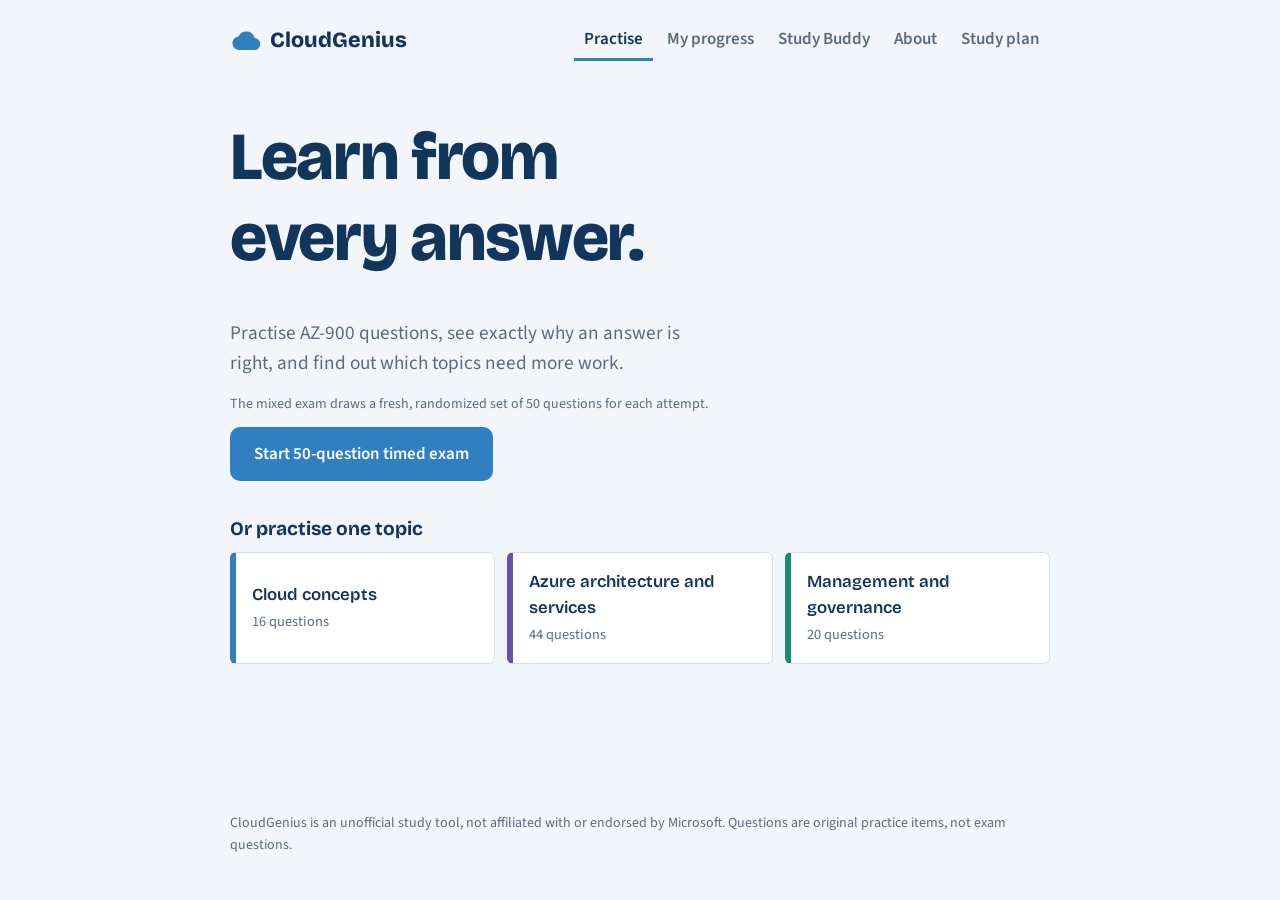
<file: index.html>
<!DOCTYPE html>
<html lang="en">
<head>
    <meta charset="UTF-8">
    <meta name="viewport" content="width=device-width, initial-scale=1.0">
    <meta name="description" content="CloudGenius: unofficial AZ-900 practice quizzes with explanations and topic mastery.">
    <title>CloudGenius – Practise AZ-900</title>
    <link rel="icon" href="cloud.svg" type="image/svg+xml">
    <link rel="preconnect" href="https://fonts.googleapis.com">
    <link rel="preconnect" href="https://fonts.gstatic.com" crossorigin>
    <link href="https://fonts.googleapis.com/css2?family=Bricolage+Grotesque:opsz,wght@12..96,600;12..96,800&family=Source+Sans+3:wght@400;600&display=swap" rel="stylesheet">
    <link rel="stylesheet" href="css/style.css">
    <script src="js/logic.js" defer></script>
    <script src="js/storage.js" defer></script>
    <script src="js/data.js" defer></script>
    <script src="js/ui.js" defer></script>
    <script src="js/quiz.js" defer></script>
</head>
<body>
    <header class="site-header">
        <a class="brand" href="index.html">
            <img src="cloud.svg" alt="" width="32" height="32">
            CloudGenius
        </a>
        <nav aria-label="Main">
            <a href="index.html" aria-current="page">Practise</a>
            <a href="dashboard.html">My progress</a>
            <a href="study-buddy.html">Study Buddy</a>
            <a href="about.html">About</a>
            <a href="planner.html">Study plan</a>
        </nav>
    </header>

    <main class="site-main">
        <!-- Section 1: choose a quiz -->
        <section id="start-section" aria-labelledby="start-heading">
            <h1 id="start-heading" class="hero-title">Learn from every answer.</h1>
            <p class="lede">Practise AZ-900 questions, see exactly why an answer is right, and find out which topics need more work.</p>
            <p class="fine-print">The mixed exam draws a fresh, randomized set of 50 questions for each attempt.</p>
            <p id="status" class="status" role="status">Loading questions…</p>
            <div id="quiz-choices" class="quiz-choices"></div>
        </section>

        <!-- Section 2: the quiz -->
        <section id="quiz-section" class="card" aria-labelledby="question-text" hidden>
            <div class="quiz-meta">
                <span id="quiz-title"></span>
                <span id="quiz-progress"></span>
                <div class="quiz-timer-group">
                    <span id="quiz-timer" class="quiz-timer" role="timer" aria-live="off">Time left: 1:45:00</span>
                    <button type="button" id="pause-btn" class="btn btn-secondary btn-pause" hidden>Pause</button>
                </div>
            </div>
            <div class="progress-track" aria-hidden="true"><div id="progress-fill"></div></div>

            <p id="question-topic" class="question-topic"></p>
            <form id="answer-form" novalidate>
                <fieldset>
                    <legend id="question-text" class="question-text"></legend>
                    <div id="options" class="options"></div>
                </fieldset>
                <p id="error-message" class="error-message" role="alert" aria-live="polite"></p>
                <button type="submit" id="check-btn" class="btn btn-primary btn-wide">Check answer</button>
            </form>

            <div id="feedback" class="feedback" aria-live="polite" hidden></div>
            <button type="button" id="next-btn" class="btn btn-primary btn-wide" hidden>Next question</button>
        </section>

        <!-- Section 3: results -->
        <section id="results-section" class="card" aria-labelledby="results-heading" hidden>
            <h2 id="results-heading">Your practice results</h2>
            <p id="score" class="score"></p>
            <p id="score-text"></p>
            <h3>This quiz by topic</h3>
            <div id="topic-results"></div>
            <h3>What to do next</h3>
            <div id="next-step"></div>
            <div class="actions">
                <button type="button" id="retry-btn" class="btn btn-secondary">Retake this quiz</button>
                <a href="dashboard.html" class="btn btn-secondary">View my progress</a>
                <button type="button" id="home-btn" class="btn btn-secondary">Choose another quiz</button>
            </div>
        </section>
    </main>

    <footer class="site-footer">
        <p>CloudGenius is an unofficial study tool, not affiliated with or endorsed by Microsoft. Questions are original practice items, not exam questions.</p>
    </footer>
</body>
</html>
</file>
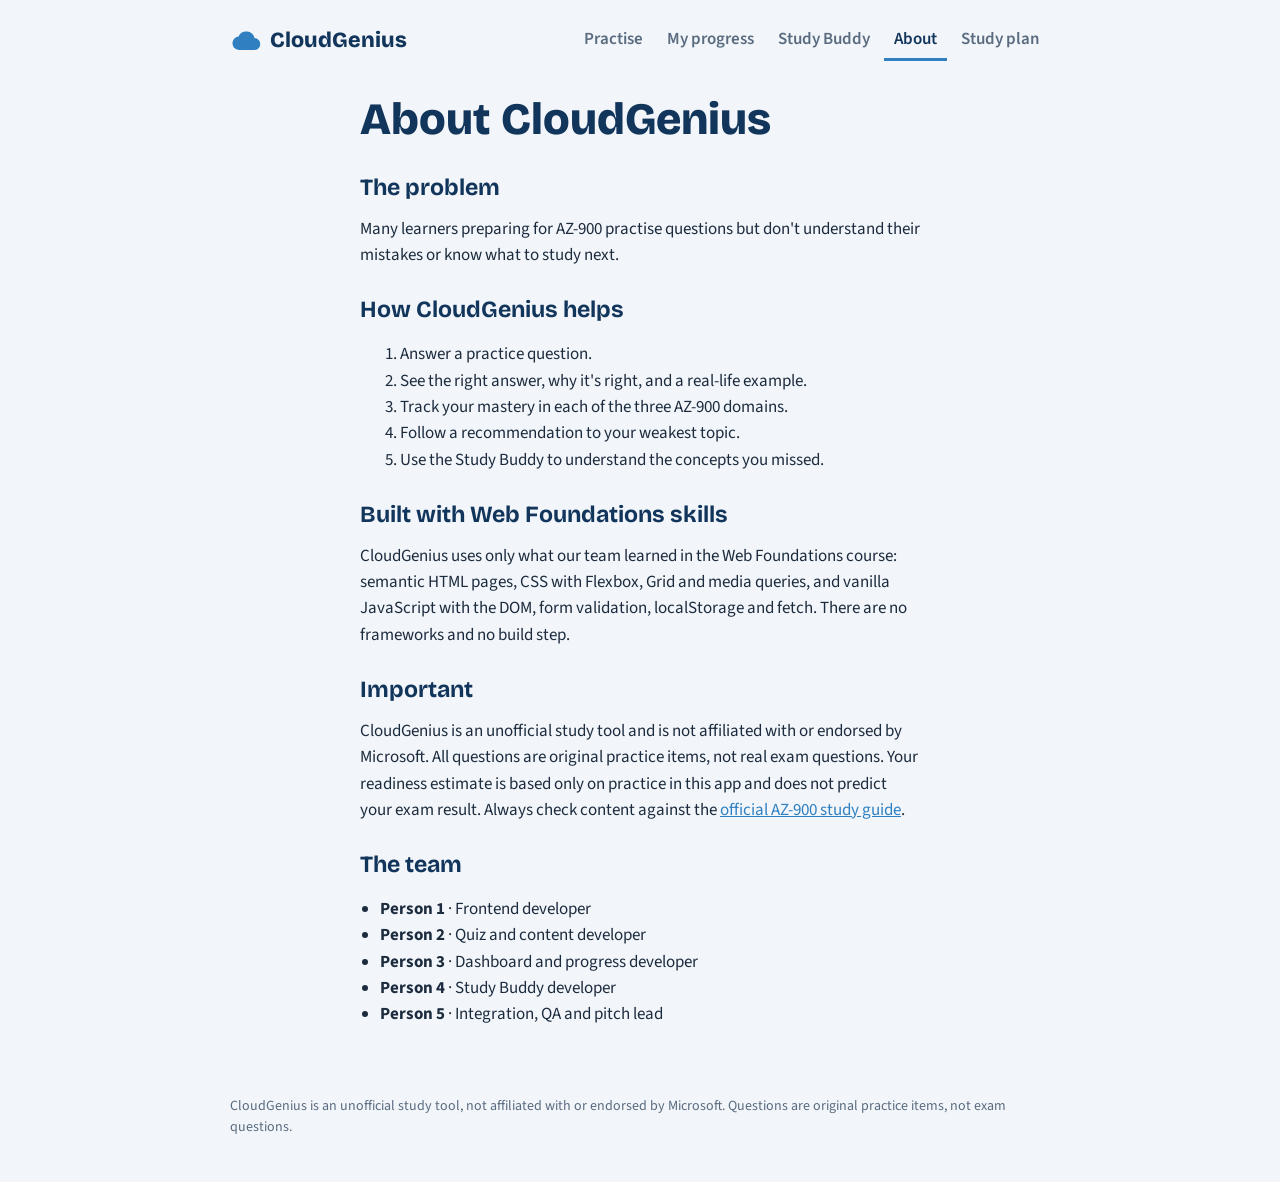
<file: about.html>
<!DOCTYPE html>
<html lang="en">
<head>
    <meta charset="UTF-8">
    <meta name="viewport" content="width=device-width, initial-scale=1.0">
    <link rel="icon" href="cloud.svg" type="image/svg+xml">
    <link rel="preconnect" href="https://fonts.googleapis.com">
    <link rel="preconnect" href="https://fonts.gstatic.com" crossorigin>
    <link href="https://fonts.googleapis.com/css2?family=Bricolage+Grotesque:opsz,wght@12..96,600;12..96,800&family=Source+Sans+3:wght@400;600&display=swap" rel="stylesheet">
    <link rel="stylesheet" href="css/style.css">
    <title>About – CloudGenius</title>
</head>
<body>
    <header class="site-header">
        <a class="brand" href="index.html">
            <img src="cloud.svg" alt="" width="32" height="32">
            CloudGenius
        </a>
        <nav aria-label="Main">
            <a href="index.html">Practise</a>
            <a href="dashboard.html">My progress</a>
            <a href="study-buddy.html">Study Buddy</a>
            <a href="about.html" aria-current="page">About</a>
            <a href="planner.html">Study plan</a>
        </nav>
    </header>

    <main class="site-main prose">
        <h1 class="page-title">About CloudGenius</h1>

        <section>
            <h2>The problem</h2>
            <p>Many learners preparing for AZ-900 practise questions but don't understand their mistakes or know what to study next.</p>
        </section>

        <section>
            <h2>How CloudGenius helps</h2>
            <ol>
                <li>Answer a practice question.</li>
                <li>See the right answer, why it's right, and a real-life example.</li>
                <li>Track your mastery in each of the three AZ-900 domains.</li>
                <li>Follow a recommendation to your weakest topic.</li>
                <li>Use the Study Buddy to understand the concepts you missed.</li>
            </ol>
        </section>

        <section>
            <h2>Built with Web Foundations skills</h2>
            <p>CloudGenius uses only what our team learned in the Web Foundations course: semantic HTML pages, CSS with Flexbox, Grid and media queries, and vanilla JavaScript with the DOM, form validation, localStorage and fetch. There are no frameworks and no build step.</p>
        </section>

        <section>
            <h2>Important</h2>
            <p>CloudGenius is an unofficial study tool and is not affiliated with or endorsed by Microsoft. All questions are original practice items, not real exam questions. Your readiness estimate is based only on practice in this app and does not predict your exam result. Always check content against the <a href="https://learn.microsoft.com/credentials/certifications/resources/study-guides/az-900">official AZ-900 study guide</a>.</p>
        </section>

        <section>
            <h2>The team</h2>
            <ul class="team">
                <li><strong>Person 1</strong> · Frontend developer</li>
                <li><strong>Person 2</strong> · Quiz and content developer</li>
                <li><strong>Person 3</strong> · Dashboard and progress developer</li>
                <li><strong>Person 4</strong> · Study Buddy developer</li>
                <li><strong>Person 5</strong> · Integration, QA and pitch lead</li>
            </ul>
        </section>
    </main>

    <footer class="site-footer">
        <p>CloudGenius is an unofficial study tool, not affiliated with or endorsed by Microsoft. Questions are original practice items, not exam questions.</p>
    </footer>
</body>
</html>
</file>
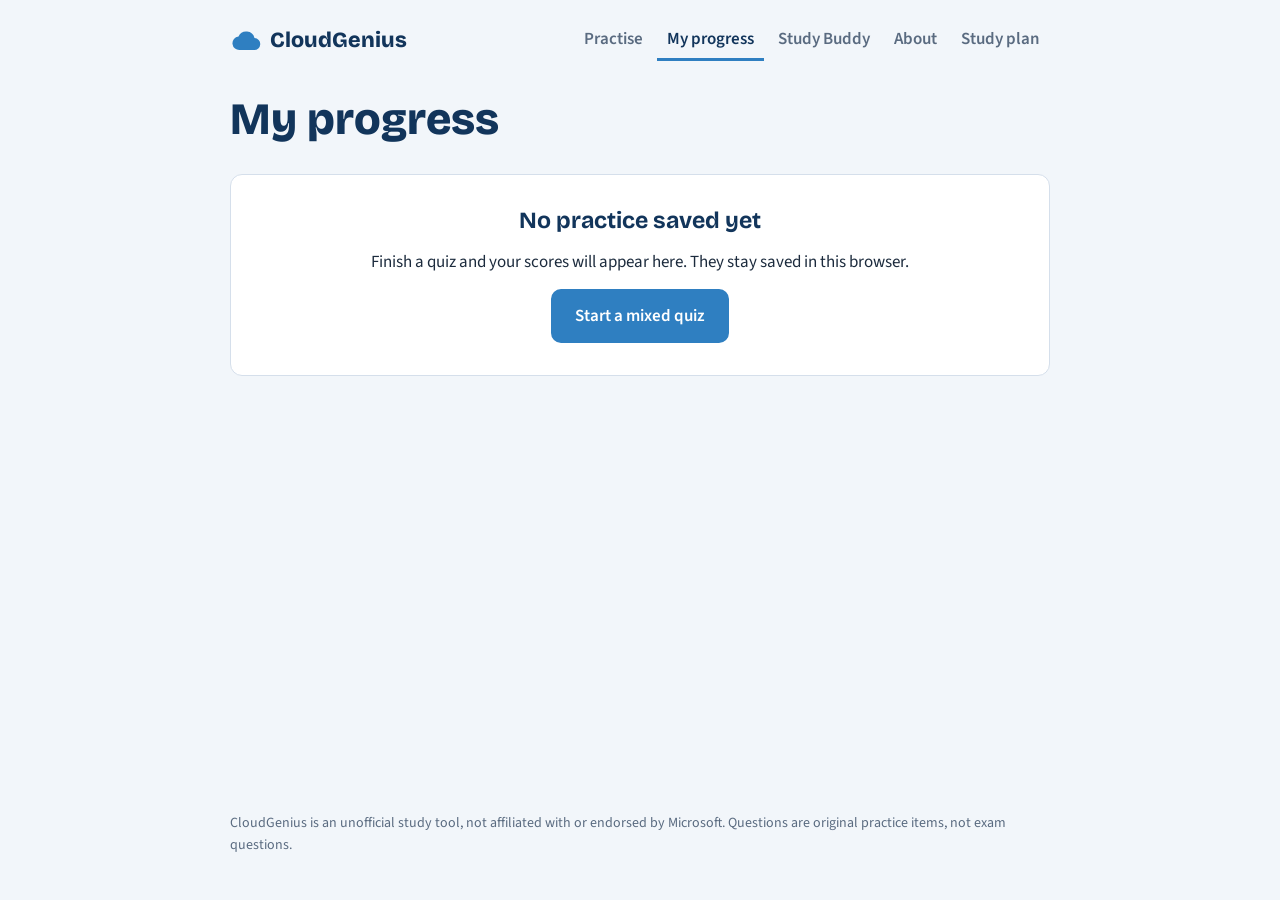
<file: dashboard.html>
<!DOCTYPE html>
<html lang="en">
<head>
    <meta charset="UTF-8">
    <meta name="viewport" content="width=device-width, initial-scale=1.0">
    <link rel="icon" href="cloud.svg" type="image/svg+xml">
    <link rel="preconnect" href="https://fonts.googleapis.com">
    <link rel="preconnect" href="https://fonts.gstatic.com" crossorigin>
    <link href="https://fonts.googleapis.com/css2?family=Bricolage+Grotesque:opsz,wght@12..96,600;12..96,800&family=Source+Sans+3:wght@400;600&display=swap" rel="stylesheet">
    <link rel="stylesheet" href="css/style.css">
    <title>My progress – CloudGenius</title>
    <script src="js/logic.js" defer></script>
    <script src="js/storage.js" defer></script>
    <script src="js/data.js" defer></script>
    <script src="js/ui.js" defer></script>
    <script src="js/dashboard.js" defer></script>
</head>
<body>
    <header class="site-header">
        <a class="brand" href="index.html">
            <img src="cloud.svg" alt="" width="32" height="32">
            CloudGenius
        </a>
        <nav aria-label="Main">
            <a href="index.html">Practise</a>
            <a href="dashboard.html" aria-current="page">My progress</a>
            <a href="study-buddy.html">Study Buddy</a>
            <a href="about.html">About</a>
            <a href="planner.html">Study plan</a>
        </nav>
    </header>

    <main class="site-main">
        <h1 class="page-title">My progress</h1>
        <p id="status" class="status" role="status">Loading your progress…</p>

        <!-- Shown when there is no saved practice -->
        <section id="empty-section" class="card empty" hidden>
            <h2>No practice saved yet</h2>
            <p>Finish a quiz and your scores will appear here. They stay saved in this browser.</p>
            <a href="index.html?mixed=1" class="btn btn-primary">Start a mixed quiz</a>
        </section>

        <div id="dashboard" hidden>
            <section class="card" aria-labelledby="summary-heading">
                <h2 id="summary-heading" class="visually-hidden">Summary</h2>
                <dl class="stats">
                    <div><dt>Latest score</dt><dd id="latest-score"></dd></div>
                    <div><dt>Questions answered</dt><dd id="total-answered"></dd></div>
                    <div><dt>Quizzes completed</dt><dd id="quiz-count"></dd></div>
                </dl>
                <div id="readiness" class="readiness"></div>
            </section>

            <section class="card" aria-labelledby="mastery-heading">
                <h2 id="mastery-heading">Topic mastery</h2>
                <p class="fine-print">Across all your saved quizzes. The yellow line marks the 80% target.</p>
                <div id="mastery-list"></div>
            </section>

            <section class="card recommend" aria-labelledby="recommend-heading">
                <h2 id="recommend-heading">Recommended next step</h2>
                <p id="recommend-text"></p>
                <a id="recommend-link" class="btn btn-primary" href="index.html"></a>
            </section>

            <section class="card" aria-labelledby="history-heading">
                <div class="section-header">
                    <h2 id="history-heading">Recent quizzes</h2>
                    <button type="button" id="clear-all-btn" class="btn btn-danger">Clear all</button>
                </div>
                <p id="history-count" class="fine-print"></p>
                <ul id="history-list" class="history"></ul>
                <div id="history-toggle-box" class="history-toggle-box" hidden>
                    <button type="button" id="history-toggle-btn" class="text-link">Show all</button>
                </div>
            </section>

            <section id="review-section" class="card" aria-labelledby="review-heading">
                <h2 id="review-heading">Review missed answers</h2>
                <p id="review-empty" class="fine-print" hidden>No missed answers to review yet. Complete a quiz to build your revision list.</p>
                <ul id="review-list" class="review-list"></ul>
            </section>
        </div>
    </main>

    <footer class="site-footer">
        <p>CloudGenius is an unofficial study tool, not affiliated with or endorsed by Microsoft. Questions are original practice items, not exam questions.</p>
    </footer>
</body>
</html>
</file>
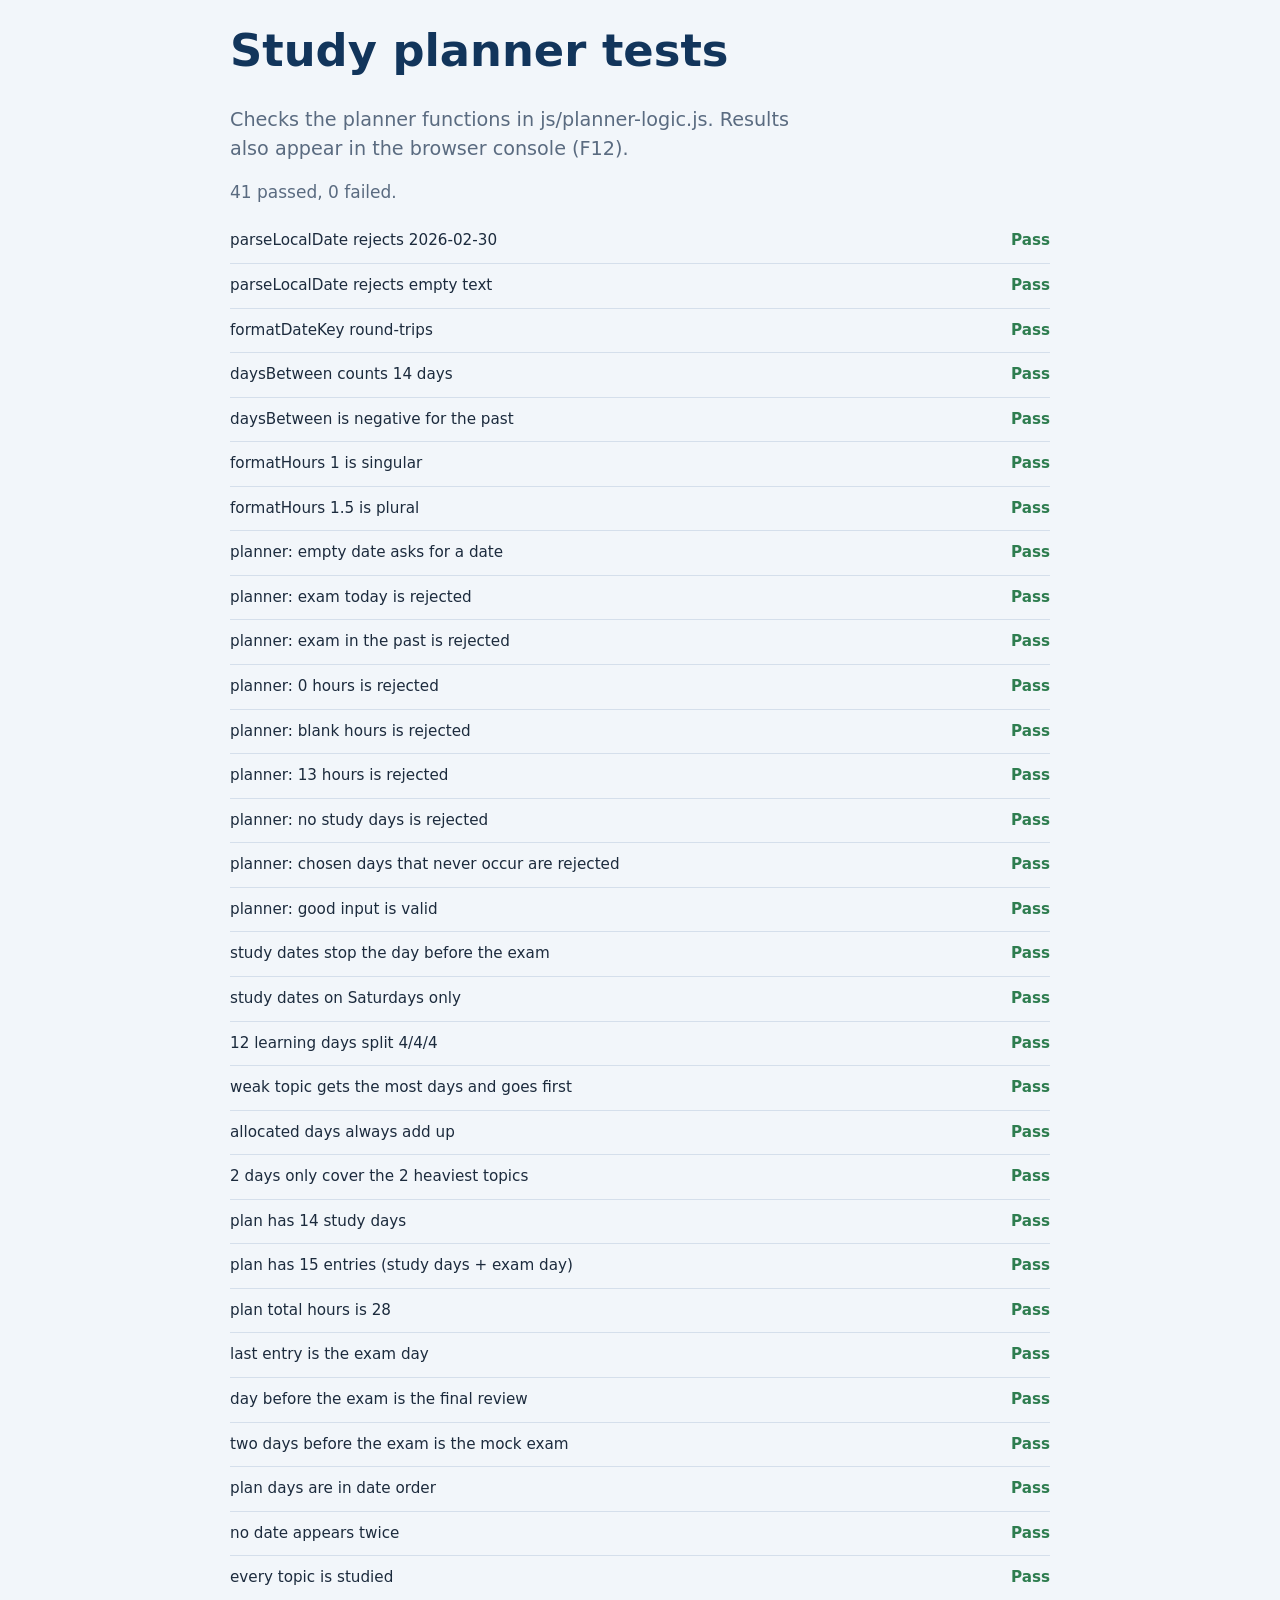
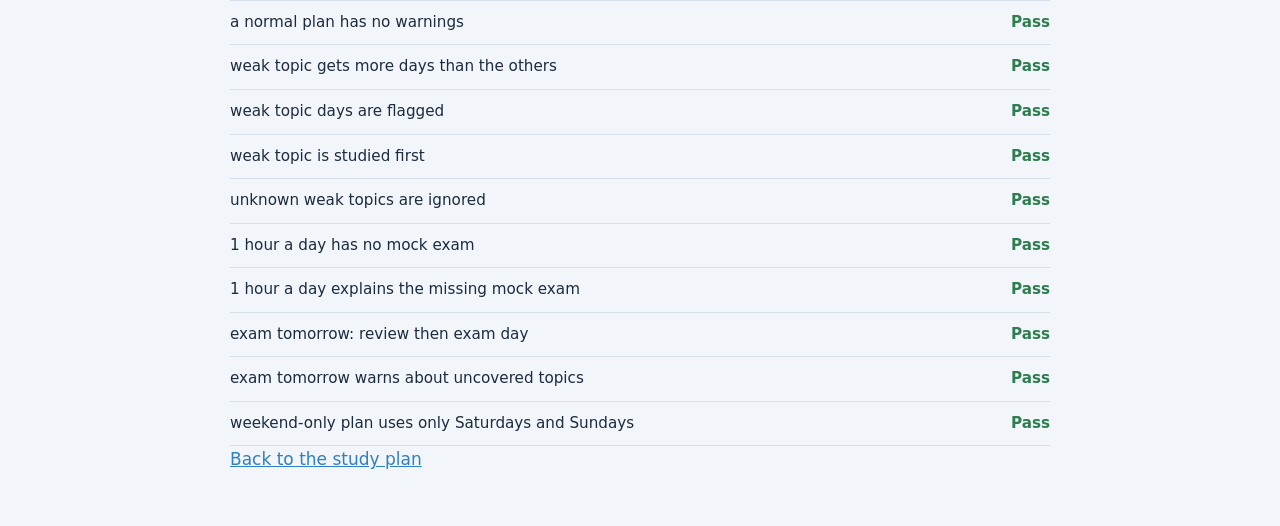
<file: planner-tests.html>
<!DOCTYPE html>
<html lang="en">
<head>
    <meta charset="UTF-8">
    <meta name="viewport" content="width=device-width, initial-scale=1.0">
    <title>Study planner tests – CloudGenius</title>
    <link rel="stylesheet" href="css/style.css">
    <script src="js/logic.js" defer></script>
    <script src="js/planner-logic.js" defer></script>
       <script src="js/planner-test.js" defer></script>
</head>
<body>
    <main class="site-main">
        <h1 class="page-title">Study planner tests</h1>
        <p class="lede">Checks the planner functions in js/planner-logic.js. Results also appear in the browser console (F12).</p>
        <p id="test-summary" class="status" role="status">Running…</p>
        <ul id="test-list" class="history"></ul>
        <p><a href="planner.html">Back to the study plan</a></p>
    </main>
</body>
</html>
</file>
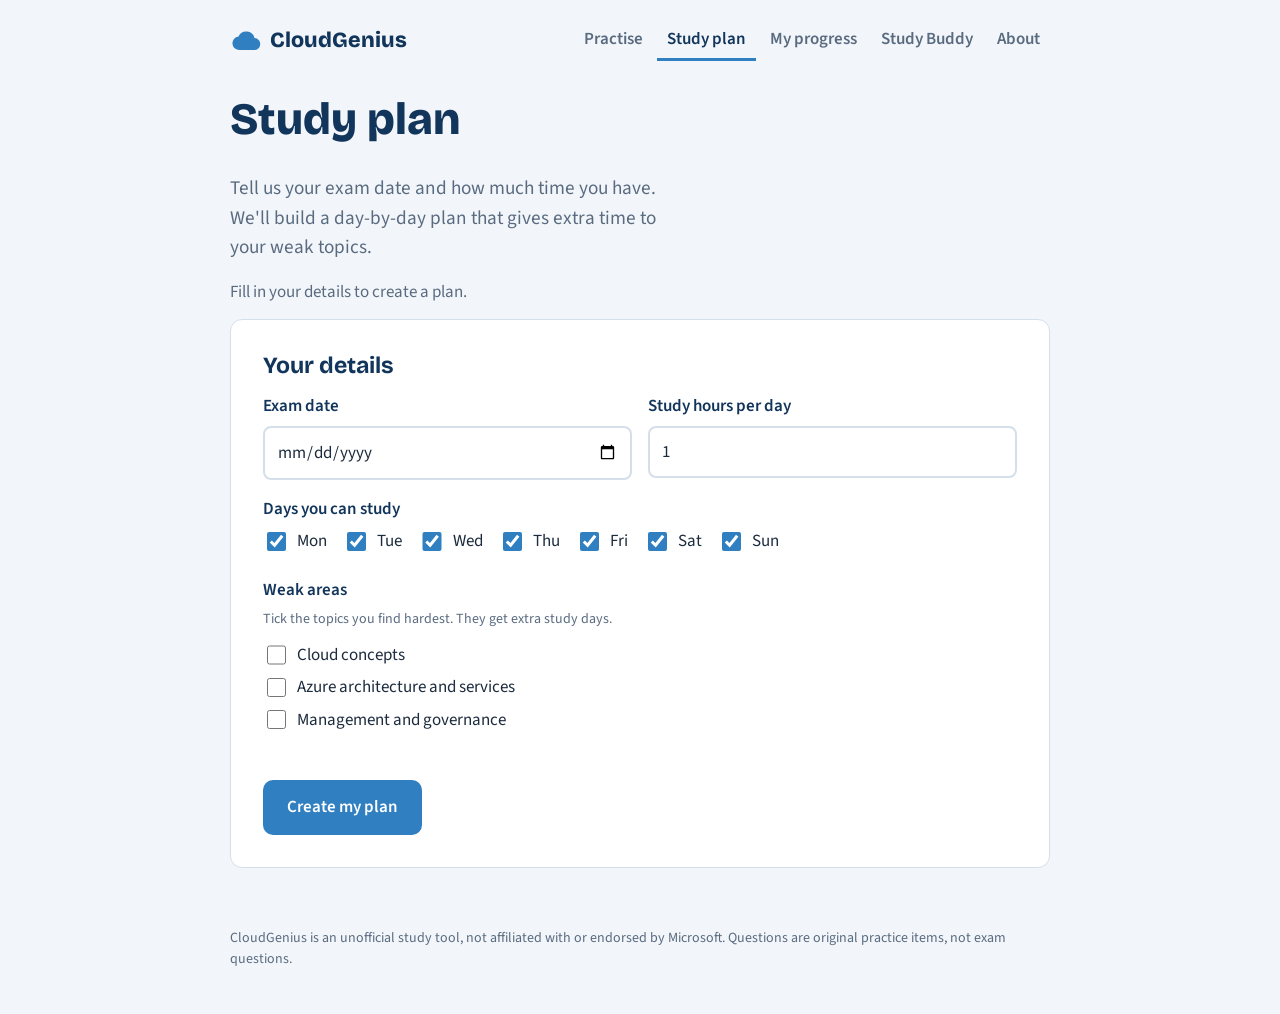
<file: planner.html>
<!DOCTYPE html>
<html lang="en">
<head>
    <meta charset="UTF-8">
    <meta name="viewport" content="width=device-width, initial-scale=1.0">
    <meta name="description" content="CloudGenius: build an AZ-900 study plan from your exam date, free hours and weak topics.">
    <link rel="icon" href="cloud.svg" type="image/svg+xml">
    <link rel="preconnect" href="https://fonts.googleapis.com">
    <link rel="preconnect" href="https://fonts.gstatic.com" crossorigin>
    <link href="https://fonts.googleapis.com/css2?family=Bricolage+Grotesque:opsz,wght@12..96,600;12..96,800&family=Source+Sans+3:wght@400;600&display=swap" rel="stylesheet">
    <link rel="stylesheet" href="css/style.css">
    <link rel="stylesheet" href="css/planner.css">
    <title>Study plan – CloudGenius</title>
    <script src="js/logic.js" defer></script>
    <script src="js/storage.js" defer></script>
    <script src="js/planner-logic.js" defer></script>
    <script src="js/planner-storage.js" defer></script>
    <script src="js/data.js" defer></script>
    <script src="js/ui.js" defer></script>
    <script src="js/planner.js" defer></script>
</head>
<body>
    <header class="site-header">
        <a class="brand" href="index.html">
            <img src="cloud.svg" alt="" width="32" height="32">
            CloudGenius
        </a>
        <nav aria-label="Main">
            <a href="index.html">Practise</a>
            <a href="planner.html" aria-current="page">Study plan</a>
            <a href="dashboard.html">My progress</a>
            <a href="study-buddy.html">Study Buddy</a>
            <a href="about.html">About</a>
        </nav>
    </header>

    <main class="site-main">
        <h1 class="page-title">Study plan</h1>
        <p class="lede">Tell us your exam date and how much time you have. We'll build a day-by-day plan that gives extra time to your weak topics.</p>
        <p id="status" class="status" role="status">Loading…</p>

        <!-- Section 1: the form -->
        <section class="card" aria-labelledby="form-heading">
            <h2 id="form-heading">Your details</h2>
            <form id="planner-form" novalidate>
                <div class="form-row">
                    <div class="form-field">
                        <label for="exam-date" class="field-label">Exam date</label>
                        <input type="date" id="exam-date">
                    </div>
                    <div class="form-field">
                        <label for="hours-per-day" class="field-label">Study hours per day</label>
                        <input type="number" id="hours-per-day" min="0.5" max="12" step="0.5" value="1">
                    </div>
                </div>

                <fieldset class="check-group">
                    <legend class="field-label">Days you can study</legend>
                    <div id="day-picker" class="check-grid">
                        <div class="check-row"><input type="checkbox" id="day-1" value="1" checked><label for="day-1">Mon</label></div>
                        <div class="check-row"><input type="checkbox" id="day-2" value="2" checked><label for="day-2">Tue</label></div>
                        <div class="check-row"><input type="checkbox" id="day-3" value="3" checked><label for="day-3">Wed</label></div>
                        <div class="check-row"><input type="checkbox" id="day-4" value="4" checked><label for="day-4">Thu</label></div>
                        <div class="check-row"><input type="checkbox" id="day-5" value="5" checked><label for="day-5">Fri</label></div>
                        <div class="check-row"><input type="checkbox" id="day-6" value="6" checked><label for="day-6">Sat</label></div>
                        <div class="check-row"><input type="checkbox" id="day-0" value="0" checked><label for="day-0">Sun</label></div>
                    </div>
                </fieldset>

                <fieldset class="check-group">
                    <legend class="field-label">Weak areas</legend>
                    <p id="weak-hint" class="fine-print"></p>
                    <div id="weak-picker"></div>
                </fieldset>

                <p id="error-message" class="error-message" role="alert" aria-live="polite"></p>
                <button type="submit" class="btn btn-primary">Create my plan</button>
            </form>
        </section>

        <!-- Section 2: the plan -->
        <section id="plan-section" class="card" aria-labelledby="plan-heading" hidden>
            <h2 id="plan-heading" tabindex="-1">Your plan</h2>
            <dl id="plan-summary" class="stats"></dl>
            <ul id="plan-warnings" class="plan-warnings"></ul>
            <ol id="plan-list" class="plan-list"></ol>

            <div id="revisit-box" hidden>
                <h3>Concepts to revisit</h3>
                <p class="fine-print">You've missed these most often in practice.</p>
                <ul id="revisit-list" class="chips-list"></ul>
            </div>

            <p class="fine-print">This plan is a study guide made by this app, not an official Microsoft schedule. Check the <a href="https://learn.microsoft.com/credentials/certifications/resources/study-guides/az-900">official AZ-900 study guide</a> for the full skills list.</p>
            <div class="actions">
                <button type="button" id="clear-plan-btn" class="btn btn-danger">Clear plan</button>
            </div>
        </section>
    </main>

    <footer class="site-footer">
        <p>CloudGenius is an unofficial study tool, not affiliated with or endorsed by Microsoft. Questions are original practice items, not exam questions.</p>
    </footer>
</body>
</html>
</file>
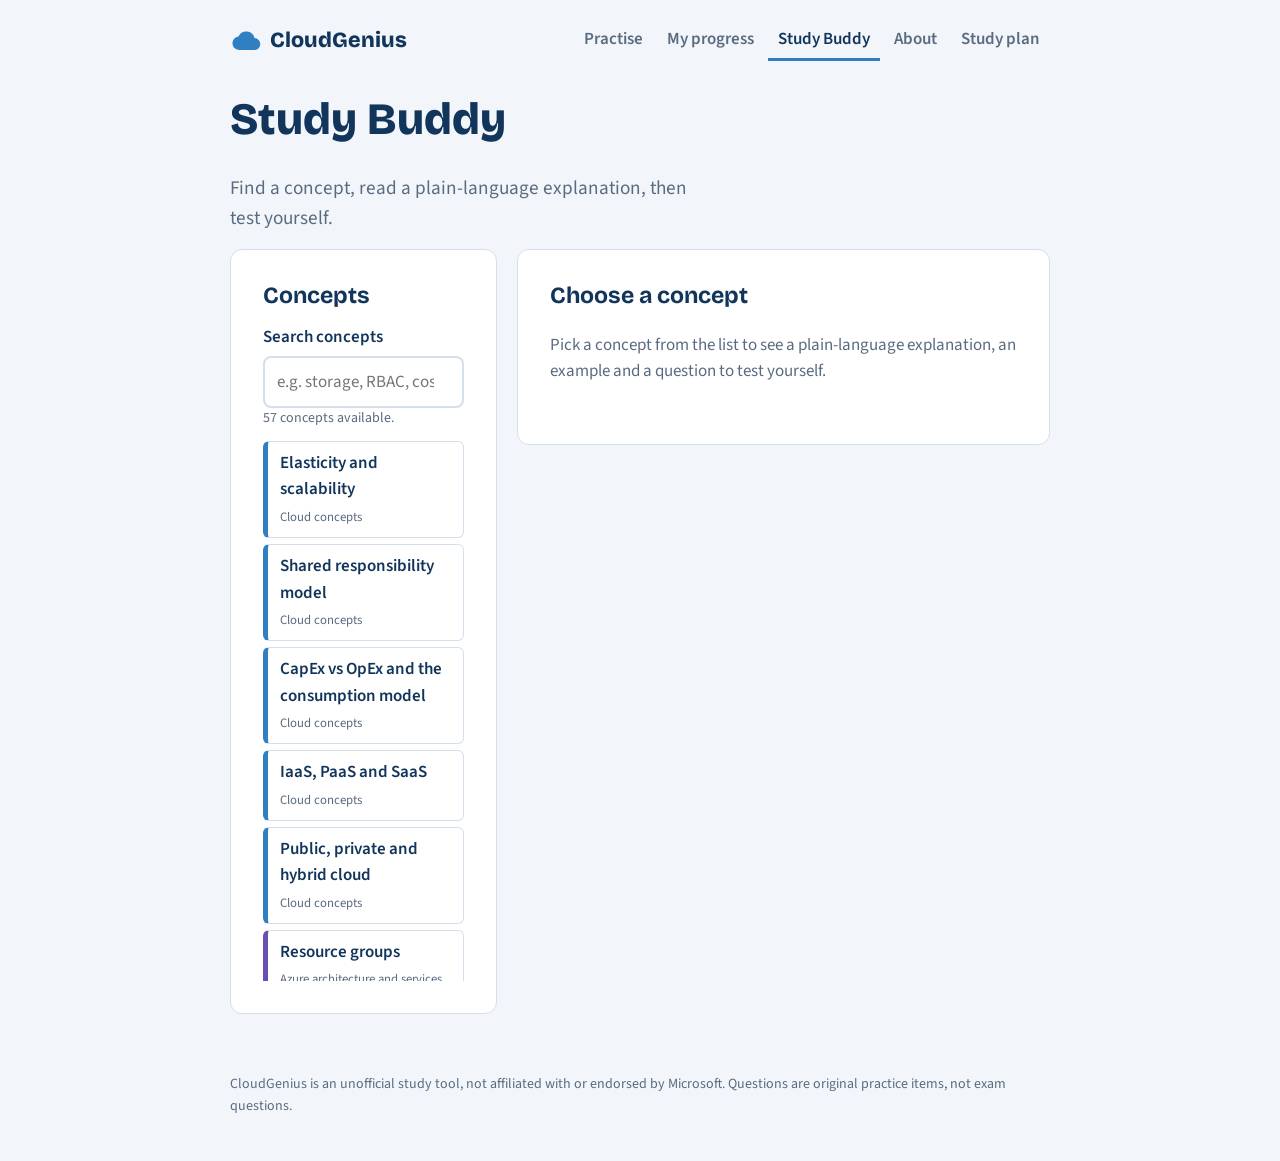
<file: study-buddy.html>
<!DOCTYPE html>
<html lang="en">
<head>
    <meta charset="UTF-8">
    <meta name="viewport" content="width=device-width, initial-scale=1.0">
    <link rel="icon" href="cloud.svg" type="image/svg+xml">
    <link rel="preconnect" href="https://fonts.googleapis.com">
    <link rel="preconnect" href="https://fonts.gstatic.com" crossorigin>
    <link href="https://fonts.googleapis.com/css2?family=Bricolage+Grotesque:opsz,wght@12..96,600;12..96,800&family=Source+Sans+3:wght@400;600&display=swap" rel="stylesheet">
    <link rel="stylesheet" href="css/style.css">
    <title>Study Buddy – CloudGenius</title>
    <script src="js/config.js" defer></script>
    <script src="js/logic.js" defer></script>
    <script src="js/storage.js" defer></script>
    <script src="js/data.js" defer></script>
    <script src="js/ui.js" defer></script>
    <script src="js/study-buddy.js" defer></script>
</head>
<body>
    <header class="site-header">
        <a class="brand" href="index.html">
            <img src="cloud.svg" alt="" width="32" height="32">
            CloudGenius
        </a>
        <nav aria-label="Main">
            <a href="index.html">Practise</a>
            <a href="dashboard.html">My progress</a>
            <a href="study-buddy.html" aria-current="page">Study Buddy</a>
            <a href="about.html">About</a>
            <a href="planner.html">Study plan</a>
        </nav>
    </header>

    <main class="site-main buddy-layout">
        <h1 class="page-title">Study Buddy</h1>
        <p class="lede">Find a concept, read a plain-language explanation, then test yourself.</p>
        <p id="status" class="status" role="status">Loading concepts…</p>

        <div class="buddy-columns">
            <!-- Concept finder -->
            <section class="card concept-finder" aria-labelledby="finder-heading">
                <h2 id="finder-heading">Concepts</h2>
                <div id="missed-box" class="missed" hidden>
                    <p class="fine-print">You've missed these recently:</p>
                    <div id="missed-chips" class="chips"></div>
                </div>
                <label for="concept-search" class="field-label">Search concepts</label>
                <input type="search" id="concept-search" placeholder="e.g. storage, RBAC, cost" autocomplete="off">
                <p id="concept-count" class="fine-print"></p>
                <ul id="concept-list" class="concept-list"></ul>
            </section>

            <!-- Explanation -->
            <section class="card" aria-labelledby="concept-title" aria-live="polite">
                <p id="concept-topic" class="question-topic"></p>
                <h2 id="concept-title">Choose a concept</h2>
                <div id="concept-body">
                    <p class="empty-hint">Pick a concept from the list to see a plain-language explanation, an example and a question to test yourself.</p>
                </div>

                <form id="ask-form" class="ask-form" novalidate hidden>
                    <label for="ask-input" class="field-label">Ask your own question</label>
                    <textarea id="ask-input" rows="3" maxlength="300" placeholder="e.g. How is this different from Azure Policy? (1–300 characters)"></textarea>
                    <p id="error-message" class="error-message" role="alert" aria-live="polite"></p>
                    <button type="submit" id="ask-btn" class="btn btn-primary">Ask the tutor</button>
                    <p id="ask-status" class="fine-print" role="status"></p>
                    <div id="ai-answer" class="ai-answer" hidden></div>
                </form>

                <p id="sources" class="fine-print"></p>
            </section>
        </div>
    </main>

    <footer class="site-footer">
        <p>CloudGenius is an unofficial study tool, not affiliated with or endorsed by Microsoft. Questions are original practice items, not exam questions.</p>
    </footer>
</body>
</html>
</file>
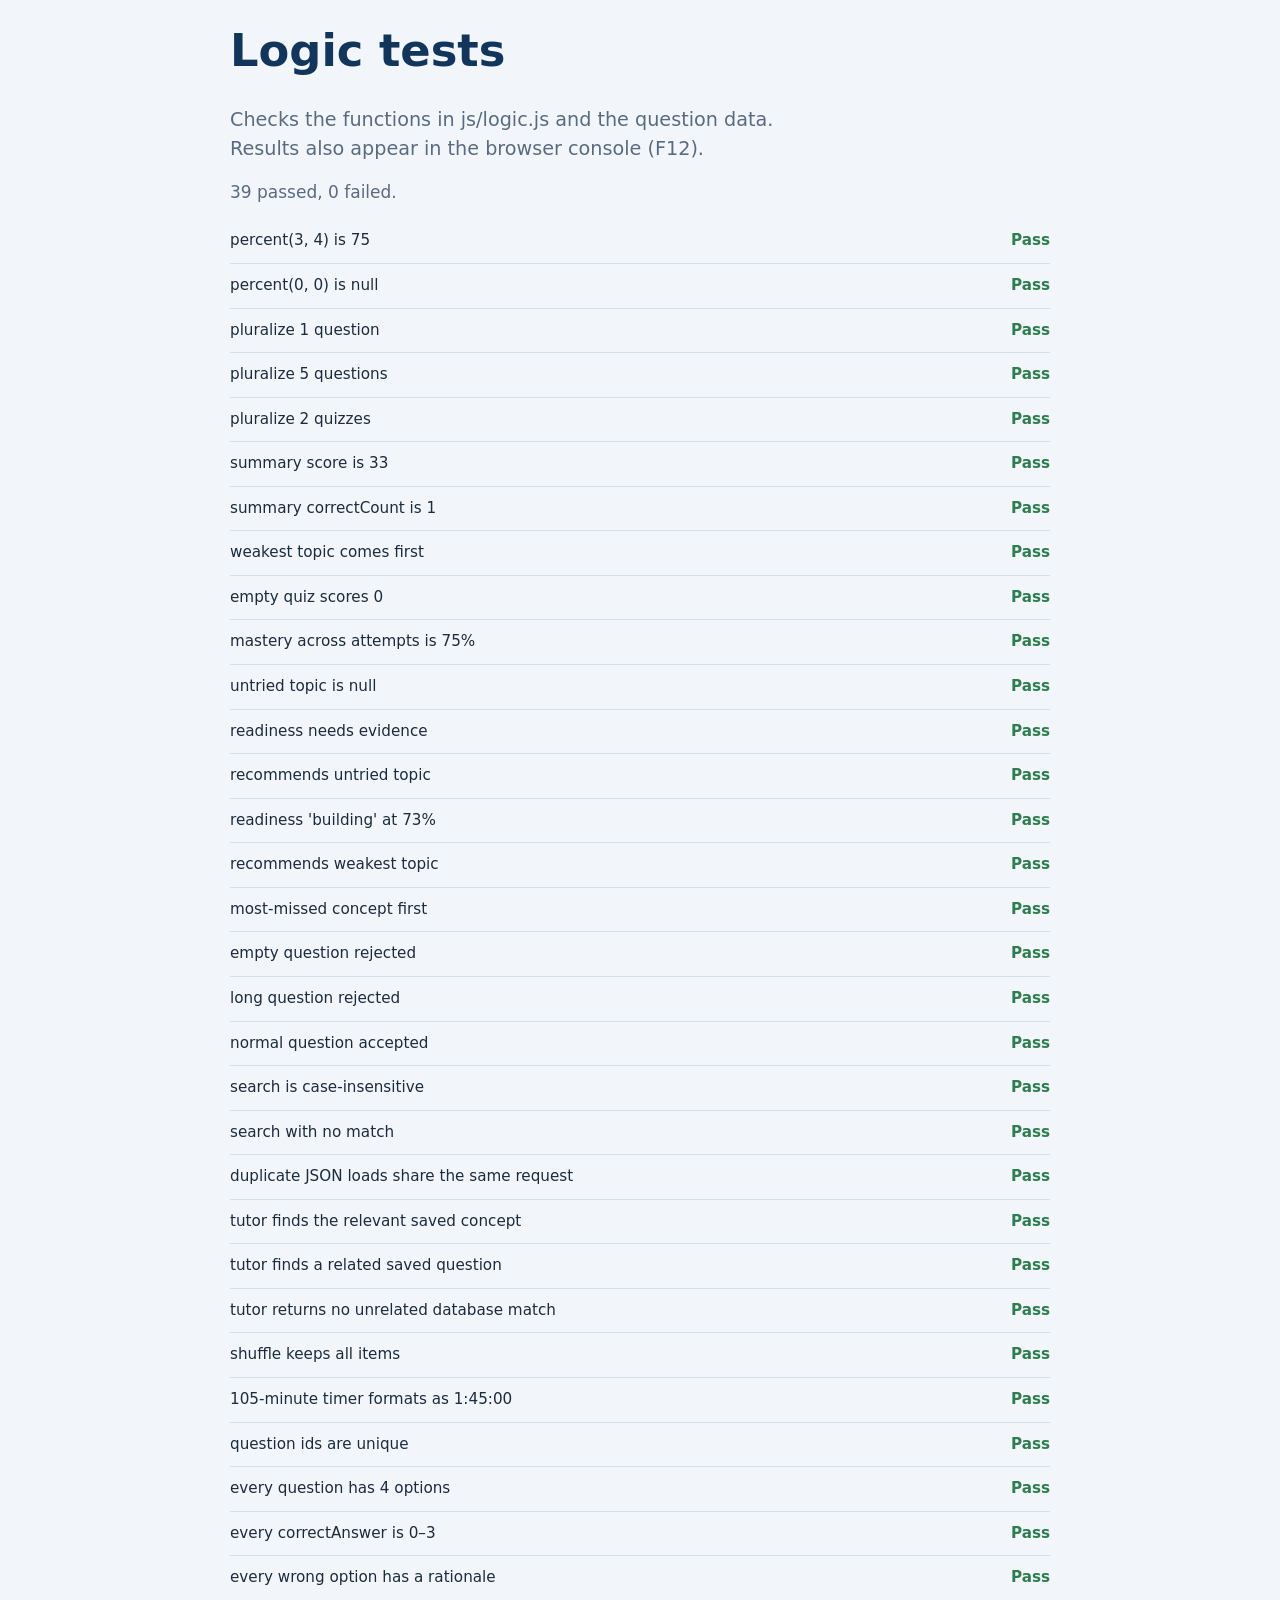
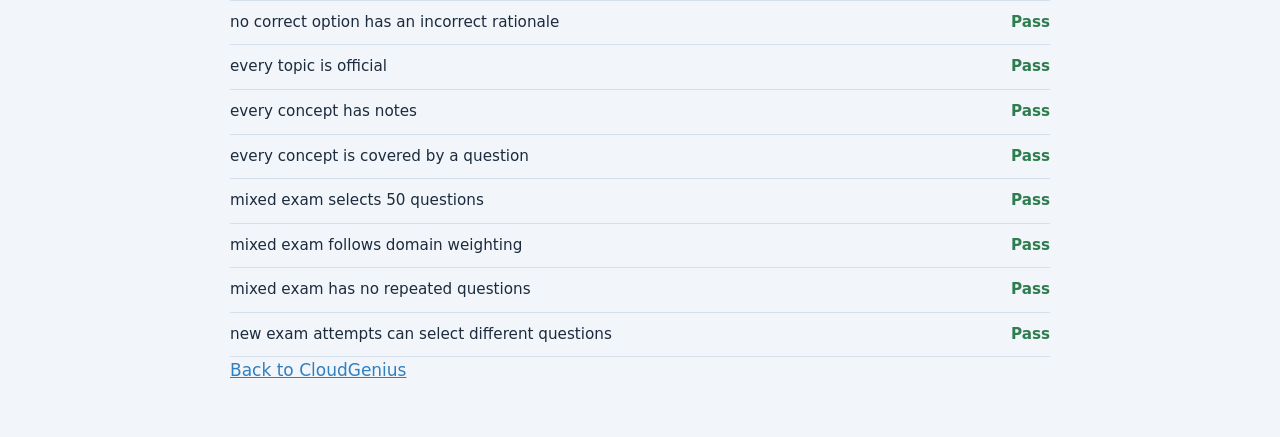
<file: tests.html>
<!DOCTYPE html>
<html lang="en">
<head>
    <meta charset="UTF-8">
    <meta name="viewport" content="width=device-width, initial-scale=1.0">
    <title>Logic tests – CloudGenius</title>
    <link rel="stylesheet" href="css/style.css">
    <script src="js/logic.js" defer></script>
    <script src="js/data.js" defer></script>
    <script src="js/tests.js" defer></script>
</head>
<body>
    <main class="site-main">
        <h1 class="page-title">Logic tests</h1>
        <p class="lede">Checks the functions in js/logic.js and the question data. Results also appear in the browser console (F12).</p>
        <p id="test-summary" class="status" role="status">Running…</p>
        <ul id="test-list" class="history"></ul>
        <p><a href="index.html">Back to CloudGenius</a></p>
    </main>
</body>
</html>
</file>
<file: css/style.css>
/* ==========================================================================
   CloudGenius stylesheet — owned by Person 1
   1. Variables   2. Base   3. Header & footer   4. Buttons & forms
   5. Home        6. Quiz   7. Mastery bars      8. Dashboard
   9. Study Buddy 10. About 11. Responsive        12. Dark mode
   ========================================================================== */

/* 1. Variables ------------------------------------------------------------ */
:root {
  --ink: #12355b;          /* headings */
  --sky: #2f7fc1;          /* main accent, buttons */
  --sky-soft: #e7f1fa;
  --sun: #f2b33d;          /* only for the 80% target line and focus ring */
  --right: #2e7d4f;
  --right-soft: #e8f4ec;
  --wrong: #b84a32;
  --wrong-soft: #fbece8;
  --text: #1c2b3d;
  --muted: #5a6b80;
  --line: #d5dfeb;
  --surface: #ffffff;
  --page: #f2f6fa;

  /* Topic colours — like QuickNotes' category colours */
  --topic-cloud: #2f7fc1;
  --topic-architecture: #6a4fb3;
  --topic-governance: #1f8a70;

  --font-display: "Bricolage Grotesque", "Segoe UI", system-ui, sans-serif;
  --font-body: "Source Sans 3", "Segoe UI", system-ui, -apple-system, sans-serif;
  --radius: 12px;
  color-scheme: light;
}

/* 2. Base ----------------------------------------------------------------- */
* {
  box-sizing: border-box;
}

body {
  margin: 0;
  background: var(--page);
  color: var(--text);
  font-family: var(--font-body);
  font-size: 1.0625rem;
  line-height: 1.55;
  min-height: 100vh;
  display: flex;
  flex-direction: column;
}

h1, h2, h3 {
  font-family: var(--font-display);
  color: var(--ink);
  line-height: 1.2;
  margin: 0 0 0.6em;
}
h2 { font-size: 1.45rem; }
h3 { font-size: 1.1rem; margin-top: 1.4em; }
p  { margin: 0 0 0.8em; }
a  { color: var(--sky); }

a:focus-visible,
button:focus-visible,
input:focus-visible,
textarea:focus-visible,
.option:focus-within {
  outline: 3px solid var(--sun);
  outline-offset: 2px;
}

.visually-hidden {
  position: absolute;
  width: 1px;
  height: 1px;
  overflow: hidden;
  clip: rect(0 0 0 0);
  white-space: nowrap;
}

[hidden] { display: none !important; }

.site-main {
  width: min(820px, 92%);
  margin: 24px auto 40px;
  flex: 1;
}

.card {
  background: var(--surface);
  border: 1px solid var(--line);
  border-radius: var(--radius);
  padding: clamp(20px, 4vw, 32px);
  margin-bottom: 20px;
}

.page-title {
  font-size: clamp(2rem, 5vw, 2.8rem);
  font-weight: 800;
}

.lede {
  font-size: 1.2rem;
  color: var(--muted);
  max-width: 46ch;
}

.status { color: var(--muted); }
.status-error {
  color: var(--wrong);
  background: var(--wrong-soft);
  padding: 12px 16px;
  border-radius: 8px;
}

.fine-print {
  color: var(--muted);
  font-size: 0.875rem;
}

/* 3. Header & footer ------------------------------------------------------ */
.site-header {
  width: min(820px, 92%);
  margin: 0 auto;
  padding: 20px 0 8px;
  display: flex;
  flex-wrap: wrap;
  gap: 12px;
  align-items: center;
  justify-content: space-between;
}

.brand {
  display: flex;
  align-items: center;
  gap: 8px;
  font-family: var(--font-display);
  font-weight: 800;
  font-size: 1.35rem;
  color: var(--ink);
  text-decoration: none;
}

.site-header nav {
  display: flex;
  flex-wrap: wrap;
  gap: 4px;
}

.site-header nav a {
  padding: 6px 10px;
  color: var(--muted);
  font-weight: 600;
  text-decoration: none;
  border-bottom: 3px solid transparent;
}
.site-header nav a:hover { color: var(--ink); }
.site-header nav a[aria-current="page"] {
  color: var(--ink);
  border-bottom-color: var(--sky);
}

.site-footer {
  width: min(820px, 92%);
  margin: 0 auto 32px;
  color: var(--muted);
  font-size: 0.875rem;
}

/* 4. Buttons & forms ------------------------------------------------------ */
.btn {
  display: inline-block;
  padding: 12px 22px;
  border-radius: 10px;
  border: 2px solid transparent;
  font: inherit;
  font-weight: 600;
  text-decoration: none;
  text-align: center;
  cursor: pointer;
}
.btn-primary {
  background: var(--sky);
  border-color: var(--sky);
  color: #fff;
}
.btn-primary:hover:not(:disabled) { filter: brightness(1.08); }
.btn-primary:disabled { opacity: 0.5; cursor: not-allowed; }
.btn-secondary {
  background: transparent;
  border-color: var(--line);
  color: var(--ink);
}
.btn-secondary:hover { border-color: var(--sky); }
.btn-danger {
  background: transparent;
  border-color: var(--wrong);
  color: var(--wrong);
  padding: 8px 16px;
}
.btn-danger:hover { background: var(--wrong-soft); }
.btn-wide { width: 100%; margin-top: 8px; }

.text-link {
  background: none;
  border: none;
  padding: 0;
  font: inherit;
  font-weight: 600;
  color: var(--sky);
  text-decoration: underline;
  cursor: pointer;
}

.actions {
  display: flex;
  flex-wrap: wrap;
  gap: 10px;
  margin-top: 12px;
}

.field-label {
  display: block;
  font-weight: 600;
  color: var(--ink);
  margin-bottom: 6px;
}

input[type="search"],
textarea {
  width: 100%;
  padding: 11px 12px;
  border: 2px solid var(--line);
  border-radius: 8px;
  background: var(--surface);
  color: var(--text);
  font: inherit;
}
textarea { resize: vertical; }

.error-message {
  color: var(--wrong);
  font-weight: 600;
  min-height: 1.5em;
  margin: 8px 0 0;
}

/* 5. Home ----------------------------------------------------------------- */
#start-section { padding: 24px 0 8px; }

.hero-title {
  font-size: clamp(2.4rem, 7vw, 4.2rem);
  font-weight: 800;
  letter-spacing: -0.02em;
  max-width: 12ch;
}

.choices-heading {
  font-size: 1.2rem;
  margin-top: 36px;
}

.topic-cards {
  list-style: none;
  padding: 0;
  margin: 0;
  display: grid;
  grid-template-columns: repeat(auto-fit, minmax(200px, 1fr));
  gap: 12px;
}

.topic-card {
  width: 100%;
  height: 100%;
  text-align: left;
  font: inherit;
  cursor: pointer;
  background: var(--surface);
  border: 1px solid var(--line);
  border-left: 6px solid var(--topic-color, var(--sky));
  border-radius: 6px;
  padding: 16px;
  color: var(--text);
}
.topic-card:hover { background: var(--sky-soft); }
.topic-card-name {
  display: block;
  font-family: var(--font-display);
  font-weight: 600;
  color: var(--ink);
  font-size: 1.05rem;
}
.topic-card-count { color: var(--muted); font-size: 0.9rem; }

/* Each topic sets --topic-color once; cards, labels and buttons reuse it */
.topic-cloud-concepts { --topic-color: var(--topic-cloud); }
.topic-azure-architecture-and-services { --topic-color: var(--topic-architecture); }
.topic-management-and-governance { --topic-color: var(--topic-governance); }

/* 6. Quiz ----------------------------------------------------------------- */
.quiz-meta {
  display: flex;
  justify-content: space-between;
  gap: 12px;
  color: var(--muted);
  font-size: 0.9rem;
  flex-wrap: wrap;
}
.quiz-timer {
  color: var(--ink);
  font-variant-numeric: tabular-nums;
  font-weight: 600;
  white-space: nowrap;
}
.quiz-timer-warning { color: var(--wrong); }

/* Timer + pause button sit side-by-side */
.quiz-timer-group {
  display: flex;
  align-items: center;
  gap: 10px;
  white-space: nowrap;
}

.btn-pause {
  padding: 4px 12px;
  font-size: 0.85rem;
  border-radius: 6px;
}

/* Paused overlay: blurs the question so answers can't be peeked */
.quiz-paused fieldset,
.quiz-paused #feedback,
.quiz-paused #next-btn,
.quiz-paused #check-btn {
  filter: blur(6px);
  pointer-events: none;
  user-select: none;
}

@media (max-width: 600px) {
  .quiz-meta { align-items: center; }
  .quiz-timer { flex-basis: 100%; }
}

.progress-track {
  height: 4px;
  background: var(--line);
  border-radius: 4px;
  margin: 8px 0 22px;
  overflow: hidden;
}
#progress-fill {
  height: 100%;
  width: 0;
  background: var(--sky);
  transition: width 0.3s ease;
}

.question-topic {
  color: var(--topic-color, var(--sky));
  font-weight: 600;
  font-size: 0.95rem;
  margin-bottom: 4px;
}
.question-topic:empty { display: none; }

fieldset {
  border: none;
  padding: 0;
  margin: 0;
}

.question-text {
  font-family: var(--font-display);
  color: var(--ink);
  font-size: clamp(1.25rem, 3vw, 1.5rem);
  font-weight: 600;
  line-height: 1.25;
  padding: 0;
  margin-bottom: 20px;
}

.options {
  display: grid;
  gap: 10px;
}

.option {
  display: flex;
  gap: 12px;
  align-items: flex-start;
  border: 2px solid var(--line);
  border-radius: 10px;
  padding: 13px 15px;
  cursor: pointer;
  background: var(--surface);
}
.option input {
  /* The radio is hidden visually; the whole label is the click target */
  position: absolute;
  opacity: 0;
}
/* :not() keeps this from overriding the right/wrong colours after checking */
.option:not(.is-correct, .is-wrong):hover,
.option:not(.is-correct, .is-wrong):has(input:checked) {
  border-color: var(--sky);
  background: var(--sky-soft);
}
.option:has(input:disabled) { cursor: default; }

.option-letter {
  flex: none;
  width: 26px;
  height: 26px;
  display: grid;
  place-items: center;
  border-radius: 50%;
  background: var(--sky-soft);
  color: var(--ink);
  font-weight: 600;
  font-size: 0.85rem;
}

.option.is-correct { border-color: var(--right); background: var(--right-soft); }
.option.is-correct .option-letter { background: var(--right); color: #fff; }
.option.is-wrong { border-color: var(--wrong); background: var(--wrong-soft); }
.option.is-wrong .option-letter { background: var(--wrong); color: #fff; }
.option.is-exploring { outline: 3px solid var(--sun); outline-offset: 2px; }

.feedback {
  border-left: 5px solid;
  border-radius: 6px;
  padding: 14px 18px;
  margin: 16px 0 8px;
}
.feedback h3 { margin-top: 0; }
.feedback-right { background: var(--right-soft); border-color: var(--right); }
.feedback-wrong { background: var(--wrong-soft); border-color: var(--wrong); }
.feedback-example { color: var(--muted); }
.option-flashcard {
  margin-top: 16px;
  padding: 14px 16px;
  border: 1px solid var(--line);
  border-radius: 6px;
  background: var(--surface);
}
.option-flashcard-label {
  margin: 0 0 4px;
  color: var(--muted);
  font-size: 0.85rem;
  font-weight: 600;
}
.option-flashcard h4 { margin: 0 0 6px; }
.option-flashcard p:last-child { margin-bottom: 0; }

.score {
  font-family: var(--font-display);
  font-weight: 800;
  font-size: clamp(4rem, 14vw, 6.5rem);
  line-height: 1;
  color: var(--ink);
  margin: 4px 0 8px;
}
.score span { font-size: 0.45em; color: var(--muted); }
.score-high { color: var(--right); }
.score-mid  { color: var(--sun); }
.score-low  { color: var(--wrong); }

/* 7. Mastery bars --------------------------------------------------------- */
.mastery { margin: 18px 0; }
.mastery-head {
  display: flex;
  justify-content: space-between;
  gap: 12px;
  font-weight: 600;
  color: var(--ink);
}
.bar {
  position: relative;
  height: 14px;
  margin: 6px 0 4px;
  background: var(--line);
  border-radius: 3px;
}
.bar-fill {
  height: 100%;
  border-radius: 3px;
  background: var(--sky);
  transition: width 0.5s ease;
}
.bar-met .bar-fill { background: var(--right); }
.bar-below .bar-fill { background: var(--wrong); }
.bar-target {
  position: absolute;
  top: -5px;
  bottom: -5px;
  width: 4px;
  margin-left: -2px;
  background: var(--sun);
  border-radius: 2px;
}
.mastery-evidence {
  color: var(--muted);
  font-size: 0.875rem;
  margin: 0;
}

/* 8. Dashboard ------------------------------------------------------------ */
.stats {
  display: grid;
  grid-template-columns: repeat(auto-fit, minmax(150px, 1fr));
  gap: 16px;
  margin: 0 0 20px;
}
.stats div { border-top: 3px solid var(--sky); padding-top: 8px; }
.stats dt { color: var(--muted); font-size: 0.9rem; }
.stats dd {
  margin: 0;
  font-family: var(--font-display);
  font-weight: 800;
  font-size: 2rem;
  color: var(--ink);
}

.readiness {
  border-radius: 8px;
  padding: 14px 18px;
  background: var(--sky-soft);
}
.readiness-strong { background: var(--right-soft); }
.readiness-early { background: var(--wrong-soft); }
.readiness p:last-child { margin-bottom: 0; }

.recommend { border-left: 6px solid var(--sun); }

.section-header {
  display: flex;
  flex-wrap: wrap;
  gap: 12px;
  align-items: center;
  justify-content: space-between;
}
.section-header h2 { margin: 0; }

.history {
  list-style: none;
  padding: 0;
  margin: 0;
}
.history li {
  display: grid;
  grid-template-columns: 1.3fr 1.3fr auto;
  gap: 10px;
  padding: 10px 0;
  border-bottom: 1px solid var(--line);
  font-size: 0.95rem;
}
.history-date { color: var(--muted); }
.history-score { font-weight: 600; text-align: right; }

.history-toggle-box {
  margin-top: 10px;
  text-align: center;
}

.review-list {
  list-style: none;
  padding: 0;
  margin: 0;
}
.review-item {
  padding: 16px 0;
  border-bottom: 1px solid var(--line);
}
.review-item:last-child { border-bottom: 0; }
.review-item h3 { margin: 4px 0 8px; }
.review-item p { margin: 6px 0; }
.review-date { color: var(--muted); font-size: 0.9rem; }
.review-explanation { border-left: 3px solid var(--wrong); padding-left: 10px; }

.empty { text-align: center; }

/* 9. Study Buddy ---------------------------------------------------------- */
.buddy-columns {
  display: grid;
  grid-template-columns: minmax(240px, 1fr) 2fr;
  gap: 20px;
  align-items: start;
}

.concept-list {
  list-style: none;
  padding: 0;
  margin: 0;
  display: flex;
  flex-direction: column;
  gap: 6px;
  max-height: 60vh;
  overflow-y: auto;
}

.concept-btn {
  width: 100%;
  text-align: left;
  font: inherit;
  cursor: pointer;
  background: var(--surface);
  border: 1px solid var(--line);
  border-left: 5px solid var(--topic-color, var(--sky));
  border-radius: 6px;
  padding: 8px 12px;
  color: var(--text);
}
.concept-btn:hover,
.concept-btn[aria-current="true"] { background: var(--sky-soft); }
.concept-btn-title { display: block; font-weight: 600; color: var(--ink); }
.concept-btn-topic { font-size: 0.8rem; color: var(--muted); }

.empty-hint { color: var(--muted); padding: 8px 0; }

.missed { margin-bottom: 16px; }
.chips { display: flex; flex-wrap: wrap; gap: 8px; }
.chip {
  font: inherit;
  font-size: 0.9rem;
  cursor: pointer;
  border: 1px solid var(--wrong);
  background: var(--wrong-soft);
  color: var(--ink);
  border-radius: 999px;
  padding: 4px 12px;
  text-align: left;
}

.practice-answer { font-weight: 600; color: var(--right); }

.ask-form {
  margin-top: 24px;
  padding-top: 20px;
  border-top: 1px solid var(--line);
}
.ask-form .btn { margin-top: 8px; }

.ai-answer {
  margin-top: 16px;
  padding: 16px 18px;
  border-radius: 8px;
  background: var(--sky-soft);
}
.ai-answer h3 { margin-top: 0; }

#sources { margin-top: 20px; }

/* 10. About --------------------------------------------------------------- */
.prose { max-width: 70ch; }
.prose section { margin-bottom: 28px; }
.team { padding-left: 1.2em; }

/* 11. Responsive (same 600px breakpoint as QuickNotes) -------------------- */
@media (max-width: 760px) {
  .buddy-columns { grid-template-columns: 1fr; }
  .concept-list { max-height: 40vh; }
}

@media (max-width: 600px) {
  .actions { flex-direction: column; }
  .actions .btn { width: 100%; }
  .history li { grid-template-columns: 1fr auto; }
  .history-date { grid-column: 1 / -1; font-size: 0.85rem; }
}

@media (prefers-reduced-motion: reduce) {
  * { transition: none !important; }
}

/* 12. Dark mode ----------------------------------------------------------- */
@media (prefers-color-scheme: dark) {
  :root {
    --ink: #cfe3f7;
    --sky: #6aaee6;
    --sky-soft: #17324d;
    --right: #6cc792;
    --right-soft: #15301f;
    --wrong: #ec8a73;
    --wrong-soft: #3a1d16;
    --text: #e3ebf3;
    --muted: #9db0c4;
    --line: #2b4058;
    --surface: #13212f;
    --page: #0c1722;
    --topic-cloud: #6aaee6;
    --topic-architecture: #a993e6;
    --topic-governance: #5ec4a6;
    color-scheme: dark;
  }
  .btn-primary { color: #08131d; }
}
</file>
<file: css/planner.css>
/* Study planner styles (new file). Loaded after style.css on planner.html. */

input[type="date"],
input[type="number"] {
  width: 100%;
  padding: 11px 12px;
  border: 2px solid var(--line);
  border-radius: 8px;
  background: var(--surface);
  color: var(--text);
  font: inherit;
}

.form-row {
  display: grid;
  grid-template-columns: repeat(auto-fit, minmax(200px, 1fr));
  gap: 16px;
  margin-bottom: 16px;
}

.check-group {
  border: none;
  padding: 0;
  margin: 0 0 16px;
}
.check-group legend { padding: 0; }

.check-grid {
  display: flex;
  flex-wrap: wrap;
  gap: 8px 16px;
}

.check-row {
  display: flex;
  align-items: center;
  gap: 8px;
  margin-bottom: 6px;
}
.check-row input { width: 1.2rem; height: 1.2rem; accent-color: var(--sky); }
.check-row label { cursor: pointer; }

.btn-small { padding: 8px 14px; font-size: 0.9rem; }

.plan-warnings {
  list-style: none;
  padding: 0;
  margin: 0 0 16px;
}
.plan-warnings li {
  padding: 10px 14px;
  margin-bottom: 8px;
  border-radius: 8px;
  background: var(--wrong-soft);
  color: var(--text);
  border-left: 5px solid var(--sun);
}

.plan-list {
  list-style: none;
  padding: 0;
  margin: 0 0 20px;
  display: grid;
  gap: 12px;
}

.plan-day {
  background: var(--surface);
  border: 1px solid var(--line);
  border-left: 6px solid var(--topic-color, var(--sky));
  border-radius: 10px;
  padding: 14px 16px;
}
.plan-day-today { background: var(--sky-soft); }
.plan-day-done { opacity: 0.7; }
.plan-day-mock { border-left-color: var(--sun); }
.plan-day-review { border-left-color: var(--right); }
.plan-day-exam { border-left-color: var(--ink); }

.plan-day-head {
  display: flex;
  flex-wrap: wrap;
  align-items: center;
  gap: 8px;
  margin-bottom: 4px;
}
.plan-date { margin: 0 8px 0 0; font-size: 1.1rem; }

.plan-badge {
  padding: 2px 10px;
  border-radius: 999px;
  background: var(--sky-soft);
  color: var(--ink);
  font-size: 0.8rem;
  font-weight: 600;
  border: 1px solid var(--line);
}
.plan-badge-today { background: var(--sky); color: #fff; border-color: var(--sky); }
.plan-badge-weak { background: var(--wrong-soft); color: var(--wrong); border-color: var(--wrong); }

.plan-hours { color: var(--muted); font-size: 0.9rem; margin-bottom: 6px; }
.plan-tasks { margin: 0 0 8px; padding-left: 1.2em; }
.plan-tasks li { margin-bottom: 4px; }
.plan-done { margin: 8px 0 0; }
.plan-missed { color: var(--wrong); font-size: 0.875rem; margin: 4px 0 0; }

.chips-list {
  list-style: none;
  padding: 0;
  margin: 0 0 16px;
  display: flex;
  flex-wrap: wrap;
  gap: 8px;
}
.chips-list .chip { display: inline-block; text-decoration: none; }

@media (max-width: 600px) {
  .form-row { grid-template-columns: 1fr; }
}
</file>
